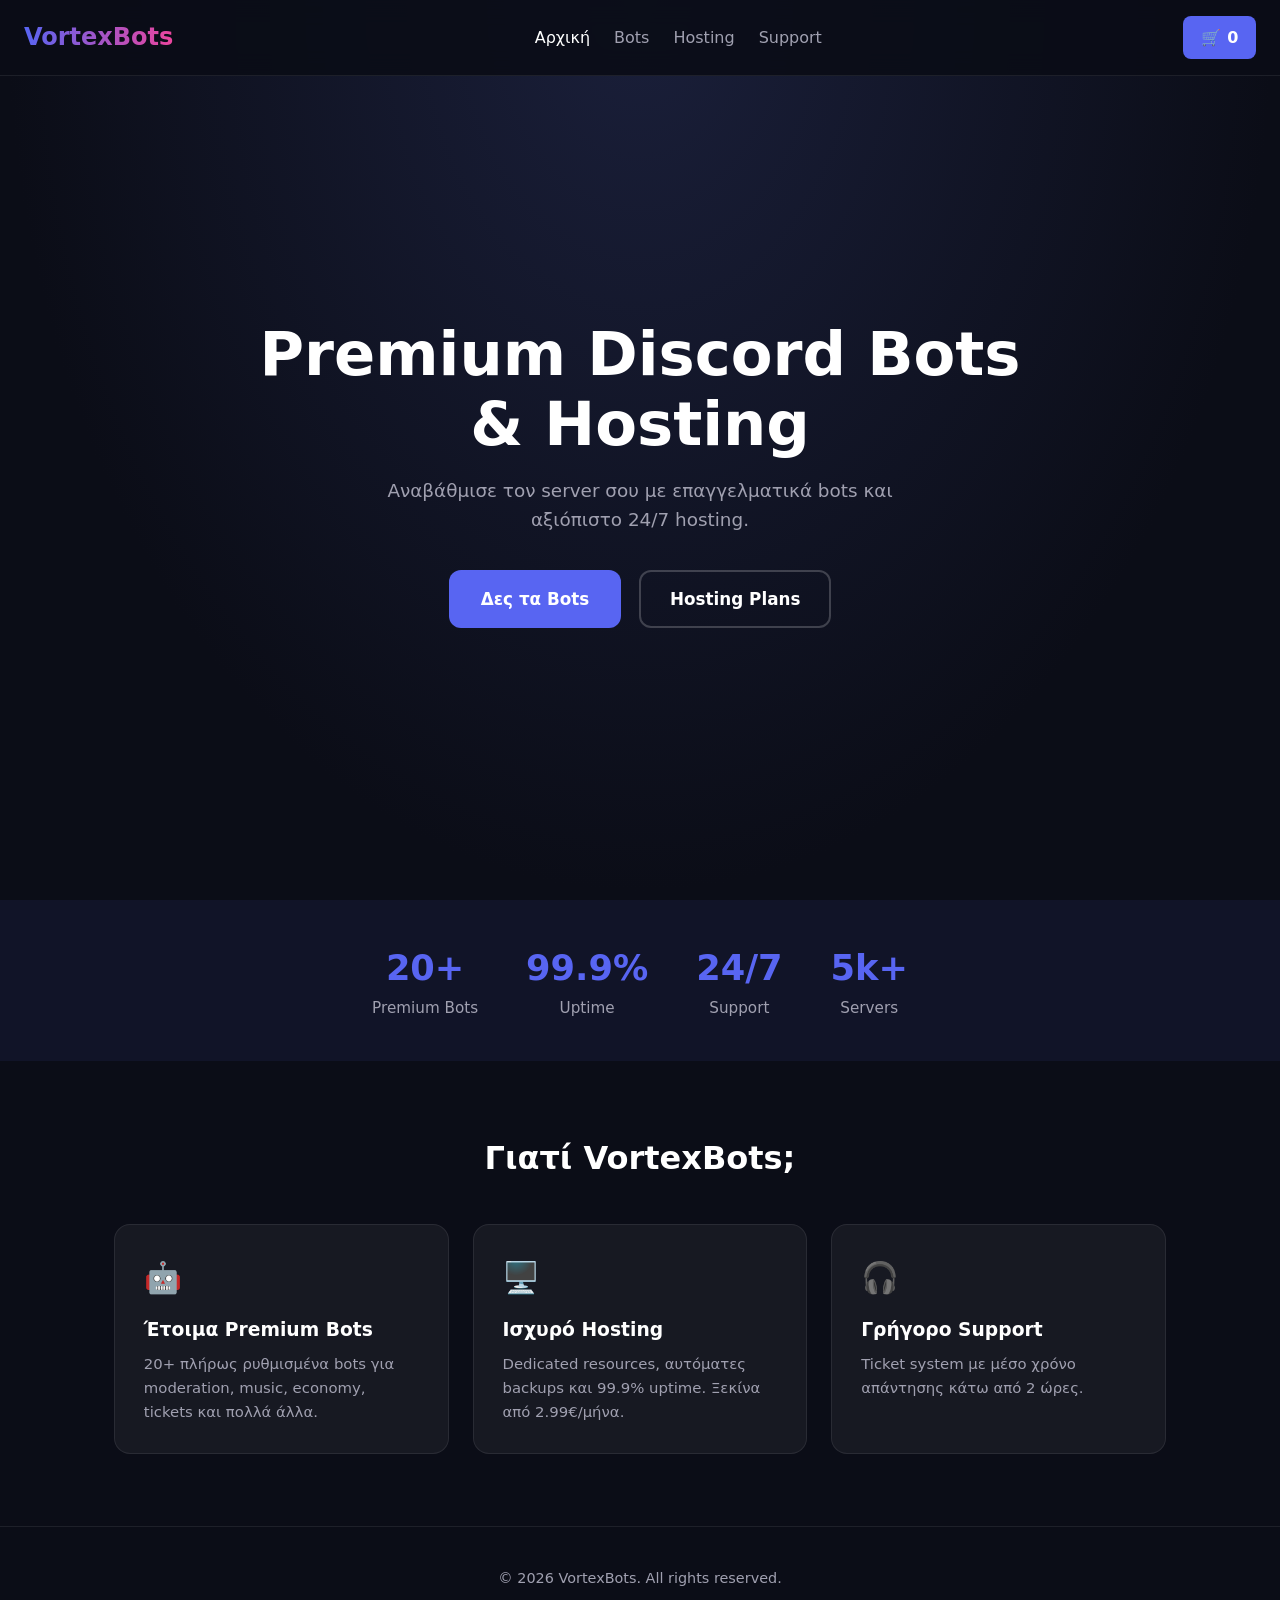
<file: index.html>
<!DOCTYPE html>
<html lang="el">
<head>
  <meta charset="UTF-8">
  <meta name="viewport" content="width=device-width, initial-scale=1.0">
  <title>VortexBots | Premium Discord Bots & Hosting</title>
  <style>
    :root {
      --blurple: #5865F2;
      --blurple-hover: #4752C4;
      --bg: #0b0d17;
      --card: rgba(255,255,255,0.05);
      --text: #ffffff;
      --muted: #a0a0b0;
    }
    * { margin: 0; padding: 0; box-sizing: border-box; }
    body {
      font-family: 'Segoe UI', system-ui, sans-serif;
      background: var(--bg);
      color: var(--text);
      line-height: 1.6;
    }
    nav {
      position: fixed; top: 0; width: 100%; z-index: 1000;
      background: rgba(11,13,23,0.9);
      backdrop-filter: blur(12px);
      border-bottom: 1px solid rgba(255,255,255,0.08);
      padding: 1rem 1.5rem;
      display: flex; justify-content: space-between; align-items: center;
    }
    .logo {
      font-size: 1.5rem; font-weight: 700;
      background: linear-gradient(90deg, #5865F2, #eb459e);
      -webkit-background-clip: text; -webkit-text-fill-color: transparent;
    }
    .nav-links { display: flex; gap: 1.5rem; list-style: none; }
    .nav-links a {
      color: var(--muted); text-decoration: none; font-weight: 500;
      transition: color 0.2s;
    }
    .nav-links a:hover, .nav-links a.active { color: white; }
    .cart-btn {
      background: var(--blurple); color: white; border: none;
      padding: 0.55rem 1.1rem; border-radius: 8px; cursor: pointer;
      font-weight: 600; text-decoration: none; display: flex; align-items: center; gap: 0.4rem;
    }
    .cart-btn:hover { background: var(--blurple-hover); }
    .hero {
      min-height: 100vh; display: flex; align-items: center; justify-content: center;
      text-align: center; padding: 7rem 1.5rem 4rem;
      background: radial-gradient(ellipse at top, #1a1f3a 0%, #0b0d17 70%);
    }
    .hero h1 {
      font-size: clamp(2.3rem, 5.5vw, 3.8rem); font-weight: 800;
      margin-bottom: 1rem; line-height: 1.15;
    }
    .hero p {
      font-size: 1.15rem; color: var(--muted); max-width: 560px;
      margin: 0 auto 2.2rem;
    }
    .btn-primary {
      background: var(--blurple); color: white; border: none;
      padding: 0.95rem 2rem; border-radius: 12px; font-size: 1.05rem;
      font-weight: 600; cursor: pointer; text-decoration: none; display: inline-block;
      transition: all 0.2s;
    }
    .btn-primary:hover { background: var(--blurple-hover); transform: translateY(-2px); }
    .btn-secondary {
      background: transparent; color: white; border: 2px solid rgba(255,255,255,0.2);
      padding: 0.85rem 1.8rem; border-radius: 12px; font-size: 1.05rem;
      font-weight: 600; text-decoration: none; display: inline-block; margin-left: 0.8rem;
    }
    .btn-secondary:hover { border-color: white; }
    .stats {
      display: flex; justify-content: center; gap: 3rem; flex-wrap: wrap;
      padding: 2.5rem 1.5rem; background: rgba(88,101,242,0.08);
    }
    .stat { text-align: center; }
    .stat-num { font-size: 2.2rem; font-weight: 800; color: var(--blurple); }
    .stat-label { color: var(--muted); font-size: 0.95rem; }
    .features { padding: 4.5rem 1.5rem; max-width: 1100px; margin: 0 auto; }
    .section-title { text-align: center; font-size: 2rem; margin-bottom: 2.5rem; }
    .grid {
      display: grid; grid-template-columns: repeat(auto-fit, minmax(260px, 1fr));
      gap: 1.5rem;
    }
    .card {
      background: var(--card); border: 1px solid rgba(255,255,255,0.08);
      border-radius: 16px; padding: 1.8rem; transition: all 0.25s;
    }
    .card:hover { border-color: var(--blurple); transform: translateY(-5px); }
    .card .icon { font-size: 1.9rem; margin-bottom: 0.8rem; }
    .card h3 { margin-bottom: 0.5rem; }
    .card p { color: var(--muted); font-size: 0.93rem; }
    footer {
      text-align: center; padding: 2.5rem 1.5rem; color: var(--muted);
      border-top: 1px solid rgba(255,255,255,0.08); font-size: 0.9rem;
    }
    @media (max-width: 700px) {
      .nav-links { display: none; }
      .btn-secondary { margin-left: 0; margin-top: 0.8rem; display: block; }
    }
  </style>
</head>
<body>
  <nav>
    <div class="logo">VortexBots</div>
    <ul class="nav-links">
      <li><a href="index.html" class="active">Αρχική</a></li>
      <li><a href="bots.html">Bots</a></li>
      <li><a href="hosting.html">Hosting</a></li>
      <li><a href="support.html">Support</a></li>
    </ul>
    <a href="cart.html" class="cart-btn">🛒 <span id="cart-count">0</span></a>
  </nav>

  <section class="hero">
    <div>
      <h1>Premium Discord Bots<br>& Hosting</h1>
      <p>Αναβάθμισε τον server σου με επαγγελματικά bots και αξιόπιστο 24/7 hosting.</p>
      <a href="bots.html" class="btn-primary">Δες τα Bots</a>
      <a href="hosting.html" class="btn-secondary">Hosting Plans</a>
    </div>
  </section>

  <section class="stats">
    <div class="stat"><div class="stat-num">20+</div><div class="stat-label">Premium Bots</div></div>
    <div class="stat"><div class="stat-num">99.9%</div><div class="stat-label">Uptime</div></div>
    <div class="stat"><div class="stat-num">24/7</div><div class="stat-label">Support</div></div>
    <div class="stat"><div class="stat-num">5k+</div><div class="stat-label">Servers</div></div>
  </section>

  <section class="features">
    <h2 class="section-title">Γιατί VortexBots;</h2>
    <div class="grid">
      <div class="card">
        <div class="icon">🤖</div>
        <h3>Έτοιμα Premium Bots</h3>
        <p>20+ πλήρως ρυθμισμένα bots για moderation, music, economy, tickets και πολλά άλλα.</p>
      </div>
      <div class="card">
        <div class="icon">🖥️</div>
        <h3>Ισχυρό Hosting</h3>
        <p>Dedicated resources, αυτόματες backups και 99.9% uptime. Ξεκίνα από 2.99€/μήνα.</p>
      </div>
      <div class="card">
        <div class="icon">🎧</div>
        <h3>Γρήγορο Support</h3>
        <p>Ticket system με μέσο χρόνο απάντησης κάτω από 2 ώρες.</p>
      </div>
    </div>
  </section>

  <footer>© 2026 VortexBots. All rights reserved.</footer>

  <script>
    function updateCartCount() {
      try {
        const cart = JSON.parse(localStorage.getItem('vortexCart') || '[]');
        document.getElementById('cart-count').textContent = cart.length;
      } catch (e) {
        document.getElementById('cart-count').textContent = '0';
      }
    }
    updateCartCount();
  </script>
</body>
</html>
</file>
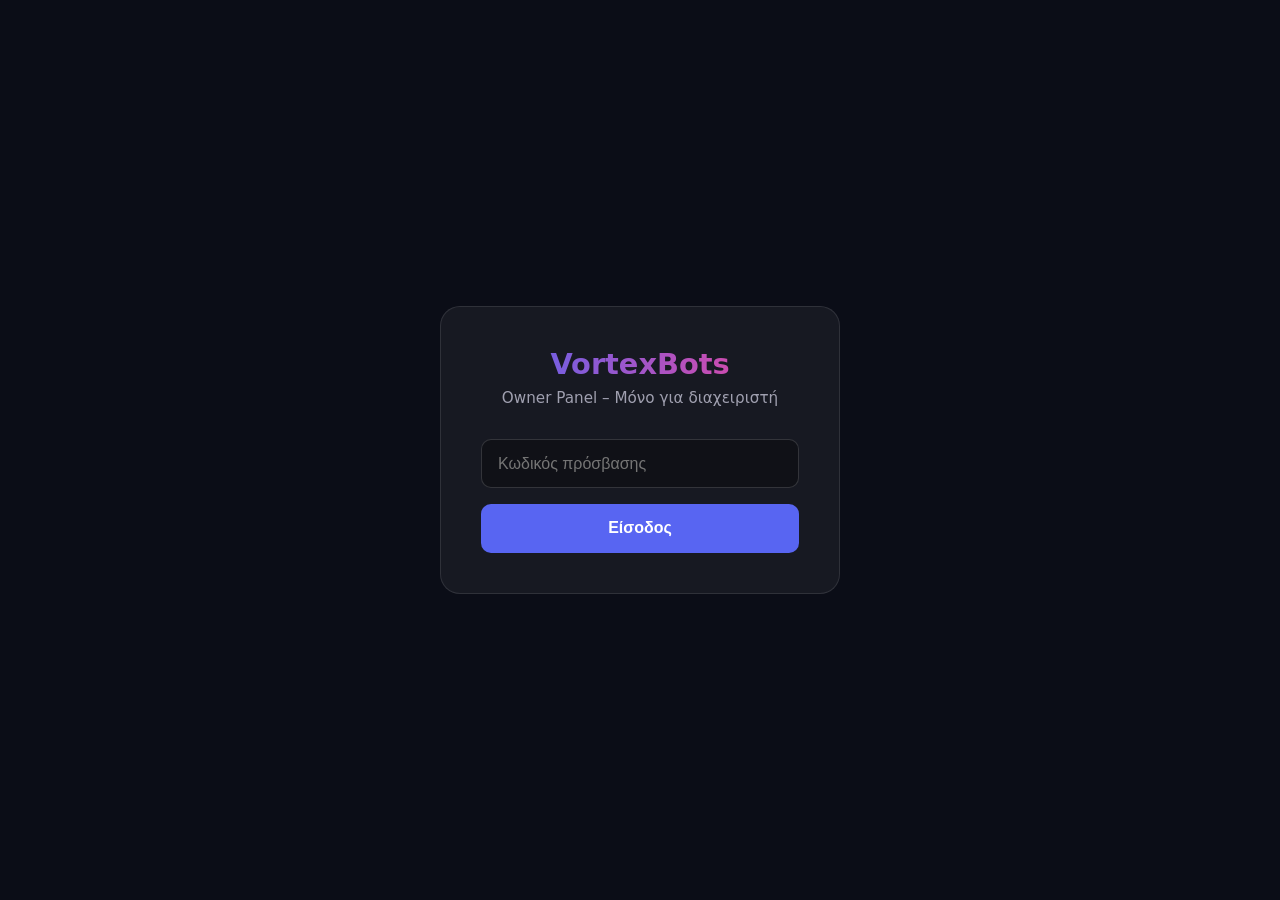
<file: admin.html>
<!DOCTYPE html>
<html lang="el">
<head>
  <meta charset="UTF-8">
  <meta name="viewport" content="width=device-width, initial-scale=1.0">
  <title>Owner Panel | VortexBots</title>
  <style>
    :root {
      --blurple: #5865F2;
      --blurple-hover: #4752C4;
      --bg: #0b0d17;
      --card: rgba(255,255,255,0.05);
      --text: #ffffff;
      --muted: #a0a0b0;
      --danger: #ed4245;
      --success: #57F287;
    }
    * { margin: 0; padding: 0; box-sizing: border-box; }
    body {
      font-family: 'Segoe UI', system-ui, sans-serif;
      background: var(--bg);
      color: var(--text);
      min-height: 100vh;
    }
    #login-screen {
      min-height: 100vh;
      display: flex;
      align-items: center;
      justify-content: center;
      padding: 2rem;
    }
    .login-box {
      background: var(--card);
      border: 1px solid rgba(255,255,255,0.1);
      border-radius: 20px;
      padding: 2.5rem;
      width: 100%;
      max-width: 400px;
      text-align: center;
    }
    .login-box h1 {
      font-size: 1.8rem;
      margin-bottom: 0.5rem;
      background: linear-gradient(90deg, #5865F2, #eb459e);
      -webkit-background-clip: text;
      -webkit-text-fill-color: transparent;
    }
    .login-box p { color: var(--muted); margin-bottom: 2rem; font-size: 0.95rem; }
    .login-box input {
      width: 100%;
      background: rgba(0,0,0,0.3);
      border: 1px solid rgba(255,255,255,0.15);
      border-radius: 10px;
      padding: 0.9rem 1rem;
      color: white;
      font-size: 1rem;
      margin-bottom: 1rem;
    }
    .login-box input:focus { outline: none; border-color: var(--blurple); }
    .login-btn {
      width: 100%;
      background: var(--blurple);
      color: white;
      border: none;
      padding: 0.95rem;
      border-radius: 10px;
      font-weight: 600;
      font-size: 1rem;
      cursor: pointer;
    }
    .login-btn:hover { background: var(--blurple-hover); }
    .error-msg {
      color: var(--danger);
      margin-top: 1rem;
      font-size: 0.9rem;
      display: none;
    }
    #admin-panel { display: none; }
    .admin-header {
      background: rgba(11,13,23,0.95);
      border-bottom: 1px solid rgba(255,255,255,0.08);
      padding: 1rem 1.5rem;
      display: flex;
      justify-content: space-between;
      align-items: center;
      position: sticky;
      top: 0;
      z-index: 100;
    }
    .admin-header h1 {
      font-size: 1.4rem;
      background: linear-gradient(90deg, #5865F2, #eb459e);
      -webkit-background-clip: text;
      -webkit-text-fill-color: transparent;
    }
    .header-actions { display: flex; gap: 0.8rem; align-items: center; flex-wrap: wrap; }
    .logout-btn, .clear-btn {
      background: transparent;
      border: 1px solid rgba(255,255,255,0.2);
      color: white;
      padding: 0.5rem 1rem;
      border-radius: 8px;
      cursor: pointer;
      font-size: 0.9rem;
    }
    .logout-btn:hover { border-color: var(--danger); color: var(--danger); }
    .clear-btn:hover { border-color: #faa61a; color: #faa61a; }
    .admin-content {
      max-width: 1100px;
      margin: 0 auto;
      padding: 2rem 1.5rem 4rem;
    }
    .stats-grid {
      display: grid;
      grid-template-columns: repeat(auto-fit, minmax(180px, 1fr));
      gap: 1.2rem;
      margin-bottom: 2.5rem;
    }
    .stat-card {
      background: var(--card);
      border: 1px solid rgba(255,255,255,0.08);
      border-radius: 14px;
      padding: 1.4rem;
      text-align: center;
    }
    .stat-card .num {
      font-size: 2rem;
      font-weight: 800;
      color: var(--blurple);
    }
    .stat-card .label { color: var(--muted); font-size: 0.9rem; margin-top: 0.3rem; }
    .section {
      background: var(--card);
      border: 1px solid rgba(255,255,255,0.08);
      border-radius: 16px;
      padding: 1.5rem;
      margin-bottom: 2rem;
    }
    .section h2 {
      font-size: 1.25rem;
      margin-bottom: 1.2rem;
      display: flex;
      align-items: center;
      gap: 0.5rem;
    }
    .ticket {
      background: rgba(0,0,0,0.25);
      border: 1px solid rgba(255,255,255,0.07);
      border-radius: 12px;
      padding: 1.2rem;
      margin-bottom: 1rem;
    }
    .ticket-header {
      display: flex;
      justify-content: space-between;
      align-items: flex-start;
      margin-bottom: 0.8rem;
      flex-wrap: wrap;
      gap: 0.5rem;
    }
    .ticket-id {
      font-weight: 700;
      color: var(--blurple);
      font-size: 0.95rem;
    }
    .ticket-meta {
      color: var(--muted);
      font-size: 0.85rem;
    }
    .ticket-subject {
      font-weight: 600;
      margin-bottom: 0.4rem;
    }
    .ticket-message {
      color: var(--muted);
      font-size: 0.92rem;
      line-height: 1.5;
      white-space: pre-wrap;
    }
    .badge {
      display: inline-block;
      padding: 0.2rem 0.6rem;
      border-radius: 6px;
      font-size: 0.75rem;
      font-weight: 600;
      text-transform: uppercase;
    }
    .badge-bot { background: rgba(88,101,242,0.2); color: #5865F2; }
    .badge-hosting { background: rgba(87,242,135,0.15); color: #57F287; }
    .badge-payment { background: rgba(250,166,26,0.2); color: #faa61a; }
    .badge-feature { background: rgba(235,69,158,0.2); color: #eb459e; }
    .badge-other { background: rgba(160,160,176,0.2); color: #a0a0b0; }
    .empty-state {
      text-align: center;
      padding: 2.5rem;
      color: var(--muted);
    }
    .order-item {
      display: flex;
      justify-content: space-between;
      align-items: center;
      padding: 0.9rem 0;
      border-bottom: 1px solid rgba(255,255,255,0.06);
    }
    .order-item:last-child { border-bottom: none; }
    @media (max-width: 600px) {
      .ticket-header { flex-direction: column; }
      .admin-header { flex-direction: column; gap: 0.8rem; }
    }
  </style>
</head>
<body>

  <div id="login-screen">
    <div class="login-box">
      <h1>VortexBots</h1>
      <p>Owner Panel – Μόνο για διαχειριστή</p>
      <input type="password" id="password" placeholder="Κωδικός πρόσβασης" autocomplete="off">
      <button class="login-btn" onclick="login()">Είσοδος</button>
      <div class="error-msg" id="error-msg">Λάθος κωδικός</div>
    </div>
  </div>

  <div id="admin-panel">
    <div class="admin-header">
      <h1>🛡️ Owner Panel</h1>
      <div class="header-actions">
        <button class="clear-btn" onclick="clearTickets()">Καθαρισμός Tickets</button>
        <button class="clear-btn" onclick="clearCart()">Καθαρισμός Cart</button>
        <button class="logout-btn" onclick="logout()">Αποσύνδεση</button>
      </div>
    </div>

    <div class="admin-content">
      <div class="stats-grid">
        <div class="stat-card">
          <div class="num" id="stat-tickets">0</div>
          <div class="label">Support Tickets</div>
        </div>
        <div class="stat-card">
          <div class="num" id="stat-orders">0</div>
          <div class="label">Στοιχεία στο Καλάθι</div>
        </div>
        <div class="stat-card">
          <div class="num" id="stat-bots">0</div>
          <div class="label">Bots στο Καλάθι</div>
        </div>
        <div class="stat-card">
          <div class="num" id="stat-hosting">0</div>
          <div class="label">Hosting στο Καλάθι</div>
        </div>
      </div>

      <div class="section">
        <h2>🎫 Support Tickets</h2>
        <div id="tickets-container">
          <div class="empty-state">Δεν υπάρχουν tickets ακόμα</div>
        </div>
      </div>

      <div class="section">
        <h2>🛒 Τρέχον Καλάθι (τοπικό)</h2>
        <div id="orders-container">
          <div class="empty-state">Το καλάθι είναι άδειο</div>
        </div>
      </div>
    </div>
  </div>

  <script>
    // ===== ΑΣΦΑΛΗΣ STORAGE (local + session) =====
    const safeStorage = {
      _mem: {},
      get(key, type = 'local') {
        try {
          if (type === 'session') return sessionStorage.getItem(key);
          return localStorage.getItem(key);
        } catch (e) {
          return this._mem[type + '_' + key] || null;
        }
      },
      set(key, value, type = 'local') {
        try {
          if (type === 'session') sessionStorage.setItem(key, value);
          else localStorage.setItem(key, value);
        } catch (e) {
          this._mem[type + '_' + key] = value;
        }
      },
      remove(key, type = 'local') {
        try {
          if (type === 'session') sessionStorage.removeItem(key);
          else localStorage.removeItem(key);
        } catch (e) {
          delete this._mem[type + '_' + key];
        }
      }
    };
    // ============================================

    const OWNER_PASSWORD = "vortex2026";   // ← Άλλαξε τον κωδικό αν θέλεις

    function login() {
      const pass = document.getElementById('password').value;
      if (pass === OWNER_PASSWORD) {
        safeStorage.set('vortexOwner', 'true', 'session');
        showPanel();
      } else {
        document.getElementById('error-msg').style.display = 'block';
        setTimeout(() => {
          document.getElementById('error-msg').style.display = 'none';
        }, 2500);
      }
    }

    document.getElementById('password').addEventListener('keypress', function(e) {
      if (e.key === 'Enter') login();
    });

    function logout() {
      safeStorage.remove('vortexOwner', 'session');
      document.getElementById('admin-panel').style.display = 'none';
      document.getElementById('login-screen').style.display = 'flex';
      document.getElementById('password').value = '';
    }

    function showPanel() {
      document.getElementById('login-screen').style.display = 'none';
      document.getElementById('admin-panel').style.display = 'block';
      loadData();
    }

    // Auto-login αν είναι ήδη logged in
    if (safeStorage.get('vortexOwner', 'session') === 'true') {
      showPanel();
    }

    function loadData() {
      // Tickets
      let tickets = [];
      try {
        tickets = JSON.parse(safeStorage.get('vortexTickets') || '[]');
      } catch (e) { tickets = []; }

      document.getElementById('stat-tickets').textContent = tickets.length;

      const ticketsContainer = document.getElementById('tickets-container');
      if (tickets.length === 0) {
        ticketsContainer.innerHTML = '<div class="empty-state">Δεν υπάρχουν tickets ακόμα</div>';
      } else {
        tickets = tickets.slice().reverse();
        let html = '';
        tickets.forEach(t => {
          const date = new Date(t.date).toLocaleString('el-GR');
          const badgeClass = 'badge-' + (t.category || 'other');
          html += `
            <div class="ticket">
              <div class="ticket-header">
                <div>
                  <span class="ticket-id">${t.id}</span>
                  <span class="badge ${badgeClass}" style="margin-left:8px;">${t.category || 'other'}</span>
                </div>
                <div class="ticket-meta">${date}</div>
              </div>
              <div class="ticket-meta" style="margin-bottom:6px;">
                👤 ${t.name || '—'} &nbsp;|&nbsp; ✉️ ${t.email || '—'}
              </div>
              <div class="ticket-subject">${t.subject || 'Χωρίς θέμα'}</div>
              <div class="ticket-message">${t.message || ''}</div>
            </div>
          `;
        });
        ticketsContainer.innerHTML = html;
      }

      // Cart
      let cart = [];
      try {
        cart = JSON.parse(safeStorage.get('vortexCart') || '[]');
      } catch (e) { cart = []; }

      document.getElementById('stat-orders').textContent = cart.length;
      document.getElementById('stat-bots').textContent = cart.filter(i => i.type === 'bot').length;
      document.getElementById('stat-hosting').textContent = cart.filter(i => i.type === 'hosting').length;

      const ordersContainer = document.getElementById('orders-container');
      if (cart.length === 0) {
        ordersContainer.innerHTML = '<div class="empty-state">Το καλάθι είναι άδειο</div>';
      } else {
        let total = 0;
        let html = '';
        cart.forEach(item => {
          total += item.price || 0;
          html += `
            <div class="order-item">
              <div>
                <span style="font-size:1.3rem;margin-right:8px;">${item.icon || '📦'}</span>
                <strong>${item.name}</strong>
              </div>
              <div style="color:var(--blurple);font-weight:600;">€${(item.price || 0).toFixed(2)}</div>
            </div>
          `;
        });
        html += `
          <div style="margin-top:1.2rem;text-align:right;font-size:1.2rem;">
            Σύνολο: <strong style="color:var(--blurple);">€${total.toFixed(2)}</strong>
          </div>
        `;
        ordersContainer.innerHTML = html;
      }
    }

    function clearTickets() {
      if (confirm('Σίγουρα θέλεις να διαγράψεις ΟΛΑ τα tickets;')) {
        safeStorage.remove('vortexTickets');
        loadData();
        alert('Tickets διαγράφηκαν.');
      }
    }

    function clearCart() {
      if (confirm('Σίγουρα θέλεις να αδειάσεις το καλάθι;')) {
        safeStorage.remove('vortexCart');
        loadData();
        alert('Καλάθι άδειασε.');
      }
    }
  </script>
</body>
</html>
</file>
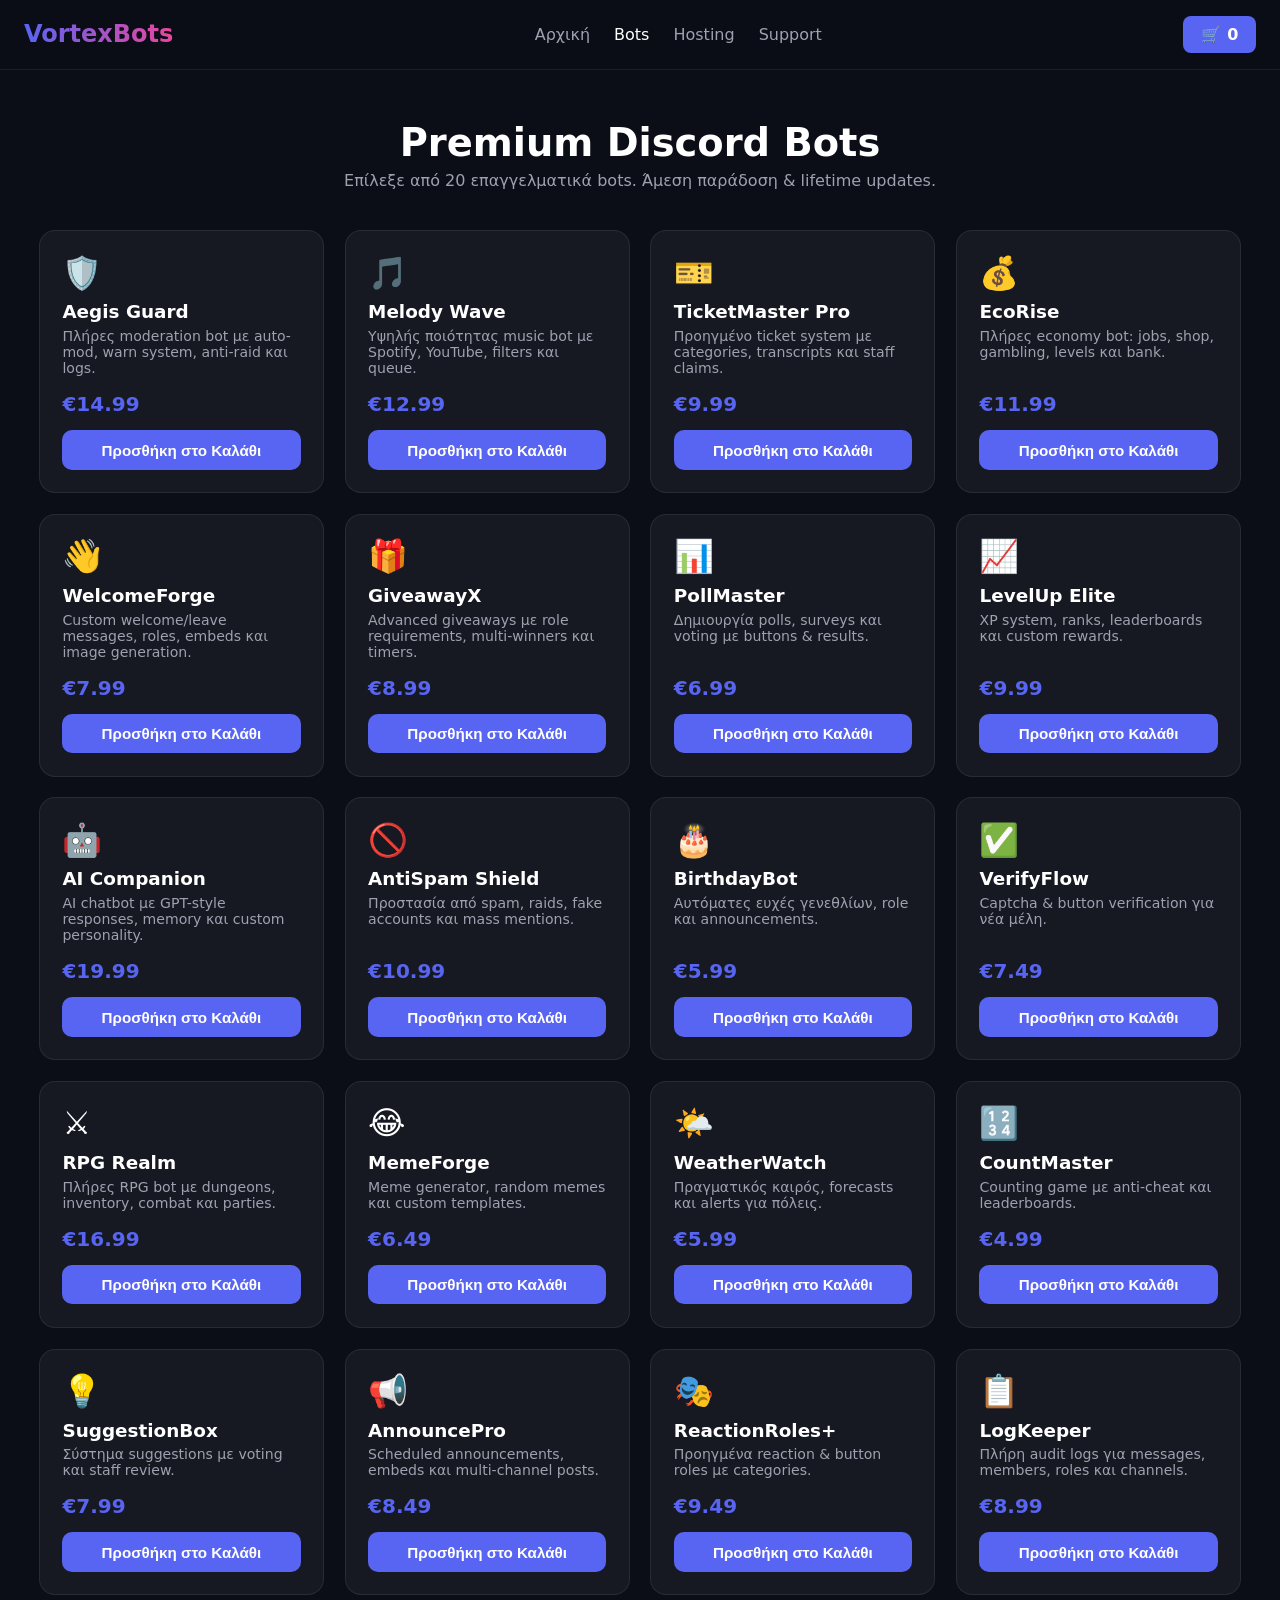
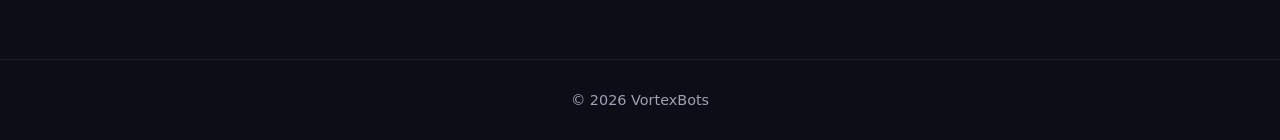
<file: bots.html>
<!DOCTYPE html>
<html lang="el">
<head>
  <meta charset="UTF-8">
  <meta name="viewport" content="width=device-width, initial-scale=1.0">
  <title>Bots | VortexBots</title>
  <style>
    :root {
      --blurple: #5865F2;
      --blurple-hover: #4752C4;
      --bg: #0b0d17;
      --card: rgba(255,255,255,0.05);
      --text: #ffffff;
      --muted: #a0a0b0;
    }
    * { margin: 0; padding: 0; box-sizing: border-box; }
    body { font-family: 'Segoe UI', system-ui, sans-serif; background: var(--bg); color: var(--text); }
    nav {
      position: fixed; top: 0; width: 100%; z-index: 1000;
      background: rgba(11,13,23,0.9); backdrop-filter: blur(12px);
      border-bottom: 1px solid rgba(255,255,255,0.08);
      padding: 1rem 1.5rem; display: flex; justify-content: space-between; align-items: center;
    }
    .logo { font-size: 1.5rem; font-weight: 700; background: linear-gradient(90deg, #5865F2, #eb459e); -webkit-background-clip: text; -webkit-text-fill-color: transparent; }
    .nav-links { display: flex; gap: 1.5rem; list-style: none; }
    .nav-links a { color: var(--muted); text-decoration: none; font-weight: 500; }
    .nav-links a:hover, .nav-links a.active { color: white; }
    .cart-btn { background: var(--blurple); color: white; border: none; padding: 0.55rem 1.1rem; border-radius: 8px; cursor: pointer; font-weight: 600; text-decoration: none; display: flex; align-items: center; gap: 0.4rem; }
    .cart-btn:hover { background: var(--blurple-hover); }
    .page-header { padding: 7.5rem 1.5rem 2.5rem; text-align: center; }
    .page-header h1 { font-size: 2.4rem; margin-bottom: 0.4rem; }
    .page-header p { color: var(--muted); }
    .bots-grid {
      max-width: 1250px; margin: 0 auto; padding: 0 1.5rem 4rem;
      display: grid; grid-template-columns: repeat(auto-fill, minmax(280px, 1fr)); gap: 1.3rem;
    }
    .bot-card {
      background: var(--card); border: 1px solid rgba(255,255,255,0.08);
      border-radius: 16px; padding: 1.4rem; transition: all 0.25s;
      display: flex; flex-direction: column;
    }
    .bot-card:hover { border-color: var(--blurple); transform: translateY(-4px); }
    .bot-icon { font-size: 2rem; margin-bottom: 0.6rem; }
    .bot-card h3 { margin-bottom: 0.35rem; font-size: 1.15rem; }
    .bot-card p { color: var(--muted); font-size: 0.88rem; flex-grow: 1; margin-bottom: 1rem; }
    .bot-price { font-size: 1.25rem; font-weight: 700; color: var(--blurple); margin-bottom: 0.9rem; }
    .add-btn {
      background: var(--blurple); color: white; border: none;
      padding: 0.7rem; border-radius: 10px; font-weight: 600; cursor: pointer;
      font-size: 0.95rem; transition: background 0.2s;
    }
    .add-btn:hover { background: var(--blurple-hover); }
    .add-btn:active { transform: scale(0.97); }
    footer { text-align: center; padding: 2rem; color: var(--muted); border-top: 1px solid rgba(255,255,255,0.08); font-size: 0.9rem; }
    @media (max-width: 700px) { .nav-links { display: none; } }
  </style>
</head>
<body>
  <nav>
    <div class="logo">VortexBots</div>
    <ul class="nav-links">
      <li><a href="index.html">Αρχική</a></li>
      <li><a href="bots.html" class="active">Bots</a></li>
      <li><a href="hosting.html">Hosting</a></li>
      <li><a href="support.html">Support</a></li>
    </ul>
    <a href="cart.html" class="cart-btn">🛒 <span id="cart-count">0</span></a>
  </nav>

  <div class="page-header">
    <h1>Premium Discord Bots</h1>
    <p>Επίλεξε από 20 επαγγελματικά bots. Άμεση παράδοση & lifetime updates.</p>
  </div>

  <div class="bots-grid" id="bots-container">
    <!-- Τα bots θα φορτωθούν εδώ -->
  </div>

  <footer>© 2026 VortexBots</footer>

  <script>
    const bots = [
      { id: 1, name: "Aegis Guard", icon: "🛡️", desc: "Πλήρες moderation bot με auto-mod, warn system, anti-raid και logs.", price: 14.99 },
      { id: 2, name: "Melody Wave", icon: "🎵", desc: "Υψηλής ποιότητας music bot με Spotify, YouTube, filters και queue.", price: 12.99 },
      { id: 3, name: "TicketMaster Pro", icon: "🎫", desc: "Προηγμένο ticket system με categories, transcripts και staff claims.", price: 9.99 },
      { id: 4, name: "EcoRise", icon: "💰", desc: "Πλήρες economy bot: jobs, shop, gambling, levels και bank.", price: 11.99 },
      { id: 5, name: "WelcomeForge", icon: "👋", desc: "Custom welcome/leave messages, roles, embeds και image generation.", price: 7.99 },
      { id: 6, name: "GiveawayX", icon: "🎁", desc: "Advanced giveaways με role requirements, multi-winners και timers.", price: 8.99 },
      { id: 7, name: "PollMaster", icon: "📊", desc: "Δημιουργία polls, surveys και voting με buttons & results.", price: 6.99 },
      { id: 8, name: "LevelUp Elite", icon: "📈", desc: "XP system, ranks, leaderboards και custom rewards.", price: 9.99 },
      { id: 9, name: "AI Companion", icon: "🤖", desc: "AI chatbot με GPT-style responses, memory και custom personality.", price: 19.99 },
      { id: 10, name: "AntiSpam Shield", icon: "🚫", desc: "Προστασία από spam, raids, fake accounts και mass mentions.", price: 10.99 },
      { id: 11, name: "BirthdayBot", icon: "🎂", desc: "Αυτόματες ευχές γενεθλίων, role και announcements.", price: 5.99 },
      { id: 12, name: "VerifyFlow", icon: "✅", desc: "Captcha & button verification για νέα μέλη.", price: 7.49 },
      { id: 13, name: "RPG Realm", icon: "⚔️", desc: "Πλήρες RPG bot με dungeons, inventory, combat και parties.", price: 16.99 },
      { id: 14, name: "MemeForge", icon: "😂", desc: "Meme generator, random memes και custom templates.", price: 6.49 },
      { id: 15, name: "WeatherWatch", icon: "🌤️", desc: "Πραγματικός καιρός, forecasts και alerts για πόλεις.", price: 5.99 },
      { id: 16, name: "CountMaster", icon: "🔢", desc: "Counting game με anti-cheat και leaderboards.", price: 4.99 },
      { id: 17, name: "SuggestionBox", icon: "💡", desc: "Σύστημα suggestions με voting και staff review.", price: 7.99 },
      { id: 18, name: "AnnouncePro", icon: "📢", desc: "Scheduled announcements, embeds και multi-channel posts.", price: 8.49 },
      { id: 19, name: "ReactionRoles+", icon: "🎭", desc: "Προηγμένα reaction & button roles με categories.", price: 9.49 },
      { id: 20, name: "LogKeeper", icon: "📋", desc: "Πλήρη audit logs για messages, members, roles και channels.", price: 8.99 }
    ];

    function renderBots() {
      const container = document.getElementById('bots-container');
      if (!container) return;

      container.innerHTML = '';
      bots.forEach(bot => {
        const card = document.createElement('div');
        card.className = 'bot-card';
        card.innerHTML = `
          <div class="bot-icon">${bot.icon}</div>
          <h3>${bot.name}</h3>
          <p>${bot.desc}</p>
          <div class="bot-price">€${bot.price.toFixed(2)}</div>
          <button class="add-btn" data-id="${bot.id}">Προσθήκη στο Καλάθι</button>
        `;
        container.appendChild(card);
      });

      // Event listeners
      document.querySelectorAll('.add-btn').forEach(btn => {
        btn.addEventListener('click', function() {
          const id = parseInt(this.getAttribute('data-id'));
          addToCart(id);
        });
      });
    }

    function addToCart(id) {
      try {
        const bot = bots.find(b => b.id === id);
        if (!bot) {
          alert('Σφάλμα: Το bot δεν βρέθηκε');
          return;
        }

        let cart = [];
        try {
          cart = JSON.parse(localStorage.getItem('vortexCart') || '[]');
        } catch (e) {
          cart = [];
        }

        cart.push({
          id: bot.id,
          name: bot.name,
          price: bot.price,
          icon: bot.icon,
          type: 'bot'
        });

        localStorage.setItem('vortexCart', JSON.stringify(cart));
        updateCartCount();
        
        // Feedback
        alert(`✅ ${bot.name} προστέθηκε στο καλάθι!`);
      } catch (err) {
        console.error(err);
        alert('Κάτι πήγε στραβά. Δοκίμασε ξανά.');
      }
    }

    function updateCartCount() {
      try {
        const cart = JSON.parse(localStorage.getItem('vortexCart') || '[]');
        const el = document.getElementById('cart-count');
        if (el) el.textContent = cart.length;
      } catch (e) {
        const el = document.getElementById('cart-count');
        if (el) el.textContent = '0';
      }
    }

    // Εκκίνηση
    document.addEventListener('DOMContentLoaded', function() {
      renderBots();
      updateCartCount();
    });
  </script>
</body>
</html>
</file>
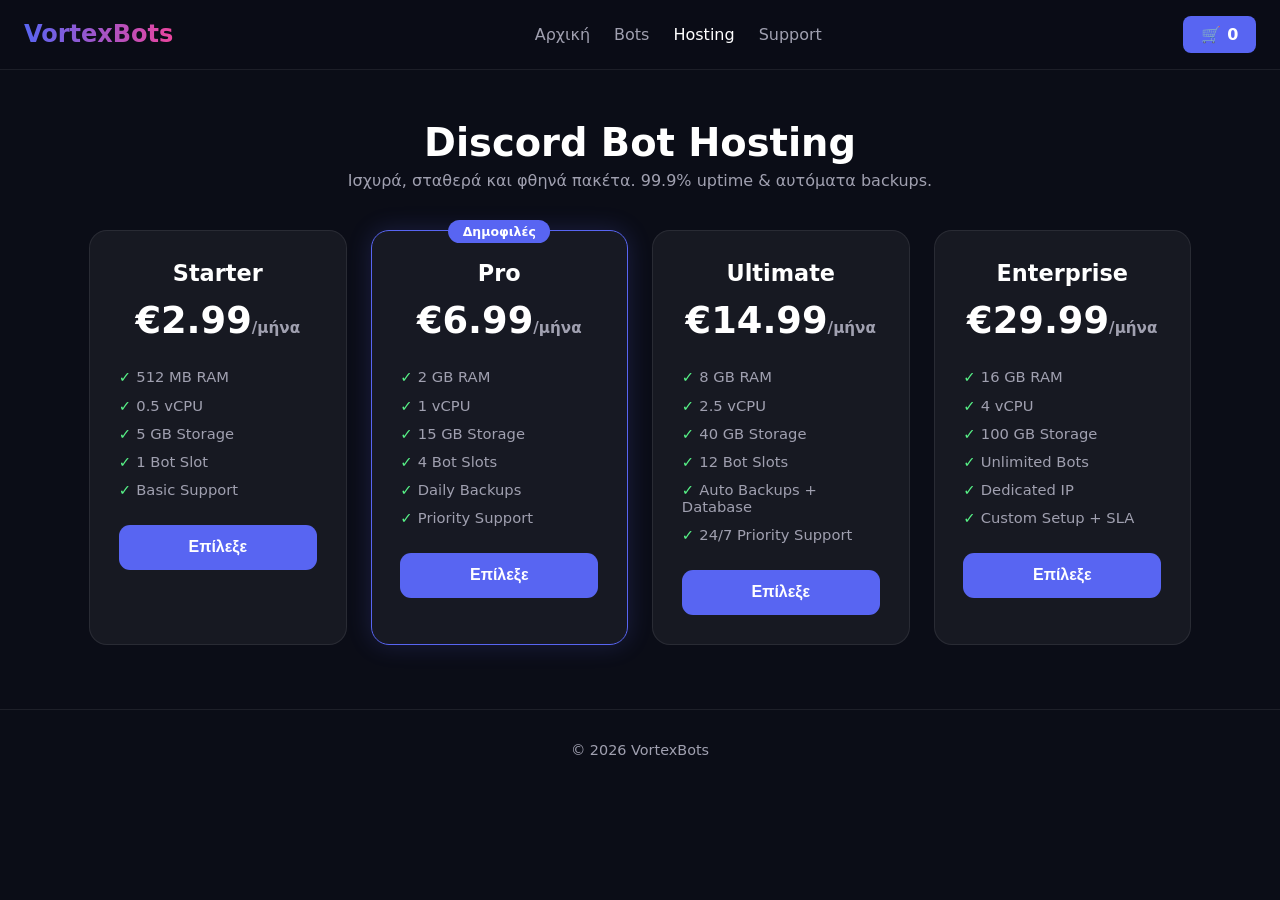
<file: hosting.html>
<!DOCTYPE html>
<html lang="el">
<head>
  <meta charset="UTF-8">
  <meta name="viewport" content="width=device-width, initial-scale=1.0">
  <title>Hosting | VortexBots</title>
  <style>
    :root {
      --blurple: #5865F2;
      --blurple-hover: #4752C4;
      --bg: #0b0d17;
      --card: rgba(255,255,255,0.05);
      --text: #ffffff;
      --muted: #a0a0b0;
    }
    * { margin: 0; padding: 0; box-sizing: border-box; }
    body { font-family: 'Segoe UI', system-ui, sans-serif; background: var(--bg); color: var(--text); }
    nav {
      position: fixed; top: 0; width: 100%; z-index: 1000;
      background: rgba(11,13,23,0.9); backdrop-filter: blur(12px);
      border-bottom: 1px solid rgba(255,255,255,0.08);
      padding: 1rem 1.5rem; display: flex; justify-content: space-between; align-items: center;
    }
    .logo { font-size: 1.5rem; font-weight: 700; background: linear-gradient(90deg, #5865F2, #eb459e); -webkit-background-clip: text; -webkit-text-fill-color: transparent; }
    .nav-links { display: flex; gap: 1.5rem; list-style: none; }
    .nav-links a { color: var(--muted); text-decoration: none; font-weight: 500; }
    .nav-links a:hover, .nav-links a.active { color: white; }
    .cart-btn { background: var(--blurple); color: white; border: none; padding: 0.55rem 1.1rem; border-radius: 8px; cursor: pointer; font-weight: 600; text-decoration: none; display: flex; align-items: center; gap: 0.4rem; }
    .page-header { padding: 7.5rem 1.5rem 2.5rem; text-align: center; }
    .page-header h1 { font-size: 2.4rem; margin-bottom: 0.4rem; }
    .page-header p { color: var(--muted); }
    .plans {
      max-width: 1150px; margin: 0 auto; padding: 0 1.5rem 4rem;
      display: grid; grid-template-columns: repeat(auto-fit, minmax(250px, 1fr)); gap: 1.5rem;
    }
    .plan {
      background: var(--card); border: 1px solid rgba(255,255,255,0.08);
      border-radius: 18px; padding: 1.8rem; text-align: center; position: relative;
      transition: all 0.25s;
    }
    .plan:hover { border-color: var(--blurple); transform: translateY(-6px); }
    .plan.popular { border-color: var(--blurple); box-shadow: 0 0 25px rgba(88,101,242,0.2); }
    .popular-badge {
      position: absolute; top: -11px; left: 50%; transform: translateX(-50%);
      background: var(--blurple); color: white; padding: 0.25rem 0.9rem;
      border-radius: 20px; font-size: 0.78rem; font-weight: 600;
    }
    .plan h3 { font-size: 1.4rem; margin-bottom: 0.4rem; }
    .plan .price { font-size: 2.3rem; font-weight: 800; margin: 0.8rem 0; }
    .plan .price span { font-size: 0.95rem; color: var(--muted); }
    .plan ul { list-style: none; text-align: left; margin: 1.3rem 0; }
    .plan li { padding: 0.35rem 0; color: var(--muted); font-size: 0.92rem; }
    .plan li::before { content: "✓ "; color: #57F287; font-weight: bold; }
    .buy-btn {
      width: 100%; background: var(--blurple); color: white; border: none;
      padding: 0.85rem; border-radius: 11px; font-weight: 600; cursor: pointer; font-size: 1rem;
    }
    .buy-btn:hover { background: var(--blurple-hover); }
    footer { text-align: center; padding: 2rem; color: var(--muted); border-top: 1px solid rgba(255,255,255,0.08); font-size: 0.9rem; }
    @media (max-width: 700px) { .nav-links { display: none; } }
  </style>
</head>
<body>
  <nav>
    <div class="logo">VortexBots</div>
    <ul class="nav-links">
      <li><a href="index.html">Αρχική</a></li>
      <li><a href="bots.html">Bots</a></li>
      <li><a href="hosting.html" class="active">Hosting</a></li>
      <li><a href="support.html">Support</a></li>
    </ul>
    <a href="cart.html" class="cart-btn">🛒 <span id="cart-count">0</span></a>
  </nav>

  <div class="page-header">
    <h1>Discord Bot Hosting</h1>
    <p>Ισχυρά, σταθερά και φθηνά πακέτα. 99.9% uptime & αυτόματα backups.</p>
  </div>

  <div class="plans">
    <div class="plan">
      <h3>Starter</h3>
      <div class="price">€2.99<span>/μήνα</span></div>
      <ul>
        <li>512 MB RAM</li>
        <li>0.5 vCPU</li>
        <li>5 GB Storage</li>
        <li>1 Bot Slot</li>
        <li>Basic Support</li>
      </ul>
      <button class="buy-btn" onclick="addHosting('Starter', 2.99)">Επίλεξε</button>
    </div>

    <div class="plan popular">
      <div class="popular-badge">Δημοφιλές</div>
      <h3>Pro</h3>
      <div class="price">€6.99<span>/μήνα</span></div>
      <ul>
        <li>2 GB RAM</li>
        <li>1 vCPU</li>
        <li>15 GB Storage</li>
        <li>4 Bot Slots</li>
        <li>Daily Backups</li>
        <li>Priority Support</li>
      </ul>
      <button class="buy-btn" onclick="addHosting('Pro', 6.99)">Επίλεξε</button>
    </div>

    <div class="plan">
      <h3>Ultimate</h3>
      <div class="price">€14.99<span>/μήνα</span></div>
      <ul>
        <li>8 GB RAM</li>
        <li>2.5 vCPU</li>
        <li>40 GB Storage</li>
        <li>12 Bot Slots</li>
        <li>Auto Backups + Database</li>
        <li>24/7 Priority Support</li>
      </ul>
      <button class="buy-btn" onclick="addHosting('Ultimate', 14.99)">Επίλεξε</button>
    </div>

    <div class="plan">
      <h3>Enterprise</h3>
      <div class="price">€29.99<span>/μήνα</span></div>
      <ul>
        <li>16 GB RAM</li>
        <li>4 vCPU</li>
        <li>100 GB Storage</li>
        <li>Unlimited Bots</li>
        <li>Dedicated IP</li>
        <li>Custom Setup + SLA</li>
      </ul>
      <button class="buy-btn" onclick="addHosting('Enterprise', 29.99)">Επίλεξε</button>
    </div>
  </div>

  <footer>© 2026 VortexBots</footer>

  <script>
    function addHosting(name, price) {
      try {
        let cart = [];
        try {
          cart = JSON.parse(localStorage.getItem('vortexCart') || '[]');
        } catch (e) { cart = []; }

        cart.push({
          id: Date.now(),
          name: name + ' Hosting',
          price: price,
          icon: '🖥️',
          type: 'hosting'
        });

        localStorage.setItem('vortexCart', JSON.stringify(cart));
        updateCartCount();
        alert(`✅ ${name} Hosting προστέθηκε στο καλάθι!`);
      } catch (err) {
        console.error(err);
        alert('Κάτι πήγε στραβά.');
      }
    }

    function updateCartCount() {
      try {
        const cart = JSON.parse(localStorage.getItem('vortexCart') || '[]');
        document.getElementById('cart-count').textContent = cart.length;
      } catch (e) {
        document.getElementById('cart-count').textContent = '0';
      }
    }
    updateCartCount();
  </script>
</body>
</html>
</file>
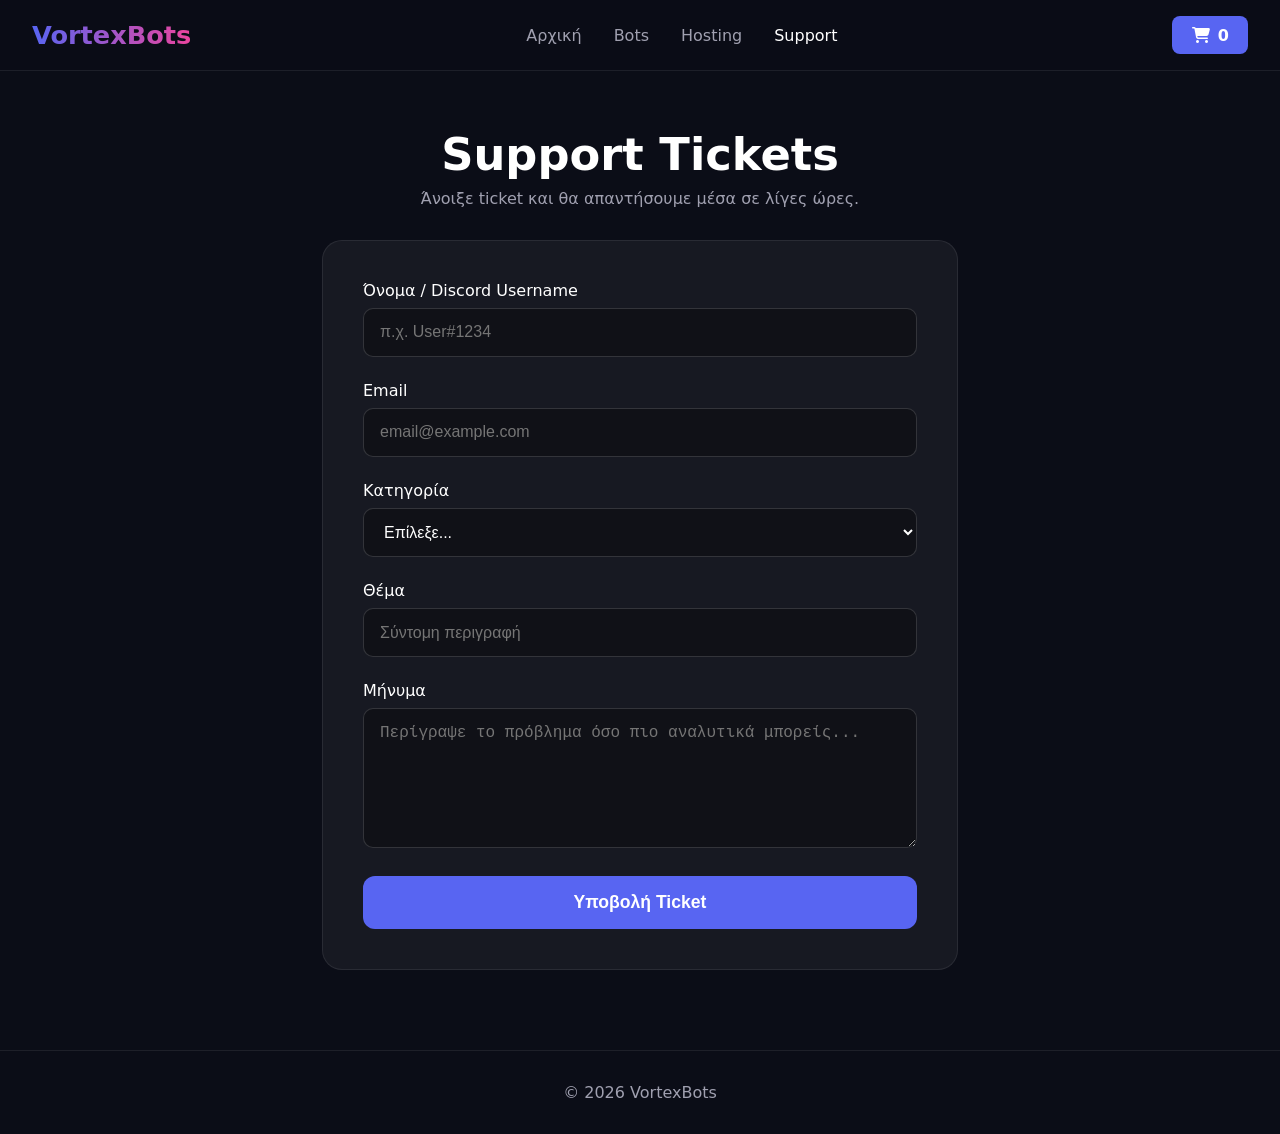
<file: support.html>
<!DOCTYPE html>
<html lang="el">
<head>
  <meta charset="UTF-8">
  <meta name="viewport" content="width=device-width, initial-scale=1.0">
  <title>Support | VortexBots</title>
  <link rel="stylesheet" href="https://cdnjs.cloudflare.com/ajax/libs/font-awesome/6.5.1/css/all.min.css">
  <style>
    :root {
      --blurple: #5865F2;
      --blurple-hover: #4752C4;
      --bg: #0b0d17;
      --card: rgba(255,255,255,0.05);
      --text: #ffffff;
      --muted: #a0a0b0;
    }
    * { margin: 0; padding: 0; box-sizing: border-box; }
    body { font-family: 'Segoe UI', system-ui, sans-serif; background: var(--bg); color: var(--text); }
    nav {
      position: fixed; top: 0; width: 100%; z-index: 1000;
      background: rgba(11,13,23,0.85); backdrop-filter: blur(12px);
      border-bottom: 1px solid rgba(255,255,255,0.08);
      padding: 1rem 2rem; display: flex; justify-content: space-between; align-items: center;
    }
    .logo { font-size: 1.6rem; font-weight: 700; background: linear-gradient(90deg, #5865F2, #eb459e); -webkit-background-clip: text; -webkit-text-fill-color: transparent; }
    .nav-links { display: flex; gap: 2rem; list-style: none; }
    .nav-links a { color: var(--muted); text-decoration: none; font-weight: 500; }
    .nav-links a:hover, .nav-links a.active { color: white; }
    .cart-btn { background: var(--blurple); color: white; border: none; padding: 0.6rem 1.2rem; border-radius: 8px; cursor: pointer; font-weight: 600; display: flex; align-items: center; gap: 0.5rem; text-decoration: none; }
    .page-header { padding: 8rem 2rem 2rem; text-align: center; }
    .page-header h1 { font-size: 2.8rem; margin-bottom: 0.5rem; }
    .page-header p { color: var(--muted); }
    .support-container {
      max-width: 700px; margin: 0 auto 5rem; padding: 0 2rem;
    }
    .ticket-form {
      background: var(--card); border: 1px solid rgba(255,255,255,0.08);
      border-radius: 20px; padding: 2.5rem;
    }
    .form-group { margin-bottom: 1.5rem; }
    label { display: block; margin-bottom: 0.5rem; font-weight: 500; }
    input, select, textarea {
      width: 100%; background: rgba(0,0,0,0.3); border: 1px solid rgba(255,255,255,0.15);
      border-radius: 10px; padding: 0.9rem 1rem; color: white; font-size: 1rem;
    }
    input:focus, select:focus, textarea:focus { outline: none; border-color: var(--blurple); }
    textarea { min-height: 140px; resize: vertical; }
    .submit-btn {
      width: 100%; background: var(--blurple); color: white; border: none;
      padding: 1rem; border-radius: 12px; font-weight: 600; font-size: 1.1rem; cursor: pointer;
    }
    .submit-btn:hover { background: var(--blurple-hover); }
    .success-msg {
      display: none; text-align: center; padding: 2rem; background: rgba(87,242,135,0.1);
      border: 1px solid #57F287; border-radius: 16px; margin-top: 2rem;
    }
    footer { text-align: center; padding: 2rem; color: var(--muted); border-top: 1px solid rgba(255,255,255,0.08); }
    @media (max-width: 768px) { .nav-links { display: none; } }
  </style>
</head>
<body>
  <nav>
    <div class="logo">VortexBots</div>
    <ul class="nav-links">
      <li><a href="index.html">Αρχική</a></li>
      <li><a href="bots.html">Bots</a></li>
      <li><a href="hosting.html">Hosting</a></li>
      <li><a href="support.html" class="active">Support</a></li>
    </ul>
    <a href="cart.html" class="cart-btn"><i class="fas fa-shopping-cart"></i> <span id="cart-count">0</span></a>
  </nav>

  <div class="page-header">
    <h1>Support Tickets</h1>
    <p>Άνοιξε ticket και θα απαντήσουμε μέσα σε λίγες ώρες.</p>
  </div>

  <div class="support-container">
    <form class="ticket-form" id="ticketForm">
      <div class="form-group">
        <label>Όνομα / Discord Username</label>
        <input type="text" id="name" required placeholder="π.χ. User#1234">
      </div>
      <div class="form-group">
        <label>Email</label>
        <input type="email" id="email" required placeholder="email@example.com">
      </div>
      <div class="form-group">
        <label>Κατηγορία</label>
        <select id="category" required>
          <option value="">Επίλεξε...</option>
          <option value="bot">Πρόβλημα με Bot</option>
          <option value="hosting">Hosting Issue</option>
          <option value="payment">Πληρωμή / Άδεια</option>
          <option value="feature">Αίτημα Feature</option>
          <option value="other">Άλλο</option>
        </select>
      </div>
      <div class="form-group">
        <label>Θέμα</label>
        <input type="text" id="subject" required placeholder="Σύντομη περιγραφή">
      </div>
      <div class="form-group">
        <label>Μήνυμα</label>
        <textarea id="message" required placeholder="Περίγραψε το πρόβλημα όσο πιο αναλυτικά μπορείς..."></textarea>
      </div>
      <button type="submit" class="submit-btn">Υποβολή Ticket</button>
    </form>

    <div class="success-msg" id="successMsg">
      <h3 style="color:#57F287; margin-bottom:0.5rem;">✅ Ticket υποβλήθηκε!</h3>
      <p>Το ticket σου καταχωρήθηκε. Θα λάβεις απάντηση στο email σου σύντομα.<br>Ticket ID: <strong id="ticketId"></strong></p>
    </div>
  </div>

  <footer>© 2026 VortexBots</footer>

  <script>
    document.getElementById('ticketForm').addEventListener('submit', function(e) {
      e.preventDefault();
      const id = 'VB-' + Math.floor(100000 + Math.random() * 900000);
      document.getElementById('ticketId').textContent = id;
      document.getElementById('ticketForm').style.display = 'none';
      document.getElementById('successMsg').style.display = 'block';

      // Αποθήκευση τοπικά (για demo)
      let tickets = JSON.parse(localStorage.getItem('vortexTickets') || '[]');
      tickets.push({
        id,
        name: document.getElementById('name').value,
        email: document.getElementById('email').value,
        category: document.getElementById('category').value,
        subject: document.getElementById('subject').value,
        message: document.getElementById('message').value,
        date: new Date().toISOString()
      });
      localStorage.setItem('vortexTickets', JSON.stringify(tickets));
    });

    function updateCartCount() {
      const cart = JSON.parse(localStorage.getItem('vortexCart') || '[]');
      document.getElementById('cart-count').textContent = cart.length;
    }
    updateCartCount();
  </script>
</body>
</html>
</file>
